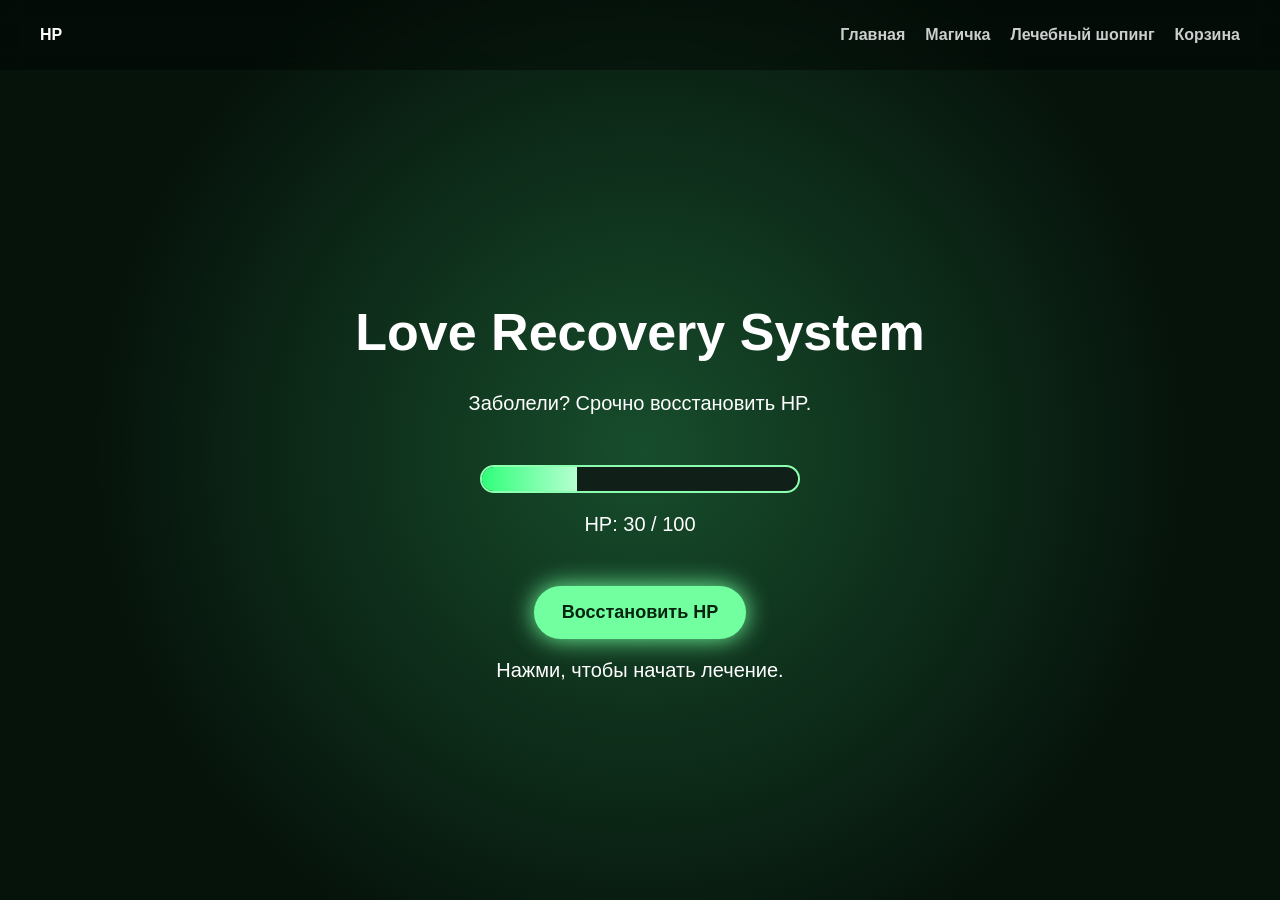
<file: index.html>
<!DOCTYPE html>
<html lang="ru">
<head>
  <meta charset="UTF-8">
  <meta name="viewport" content="width=device-width, initial-scale=1.0">
  <title>HP Recovery</title>
  <link rel="stylesheet" href="style.css">
</head>
<body class="home-page">

<header>
  <a href="index.html">HP</a>
  <nav>
    <a href="index.html">Главная</a>
    <a href="jujutsu.html">Магичка</a>
    <a href="shop.html">Лечебный шопинг</a>
    <a href="cart.html">Корзина</a>
  </nav>
</header>

<main class="center">
  <h1>Love Recovery System</h1>
  <p>Заболели? Срочно восстановить HP.</p>

  <div class="hp-box">
    <div class="hp-bar">
      <div id="hpFill"></div>
    </div>
    <p id="hpText">HP: 30 / 100</p>
  </div>

  <button class="heal-btn" onclick="healHP(event)">
    Восстановить HP
  </button>

  <p id="healMessage">Нажми, чтобы начать лечение.</p>
</main>

<script src="script.js"></script>
</body>
</html>
</file>
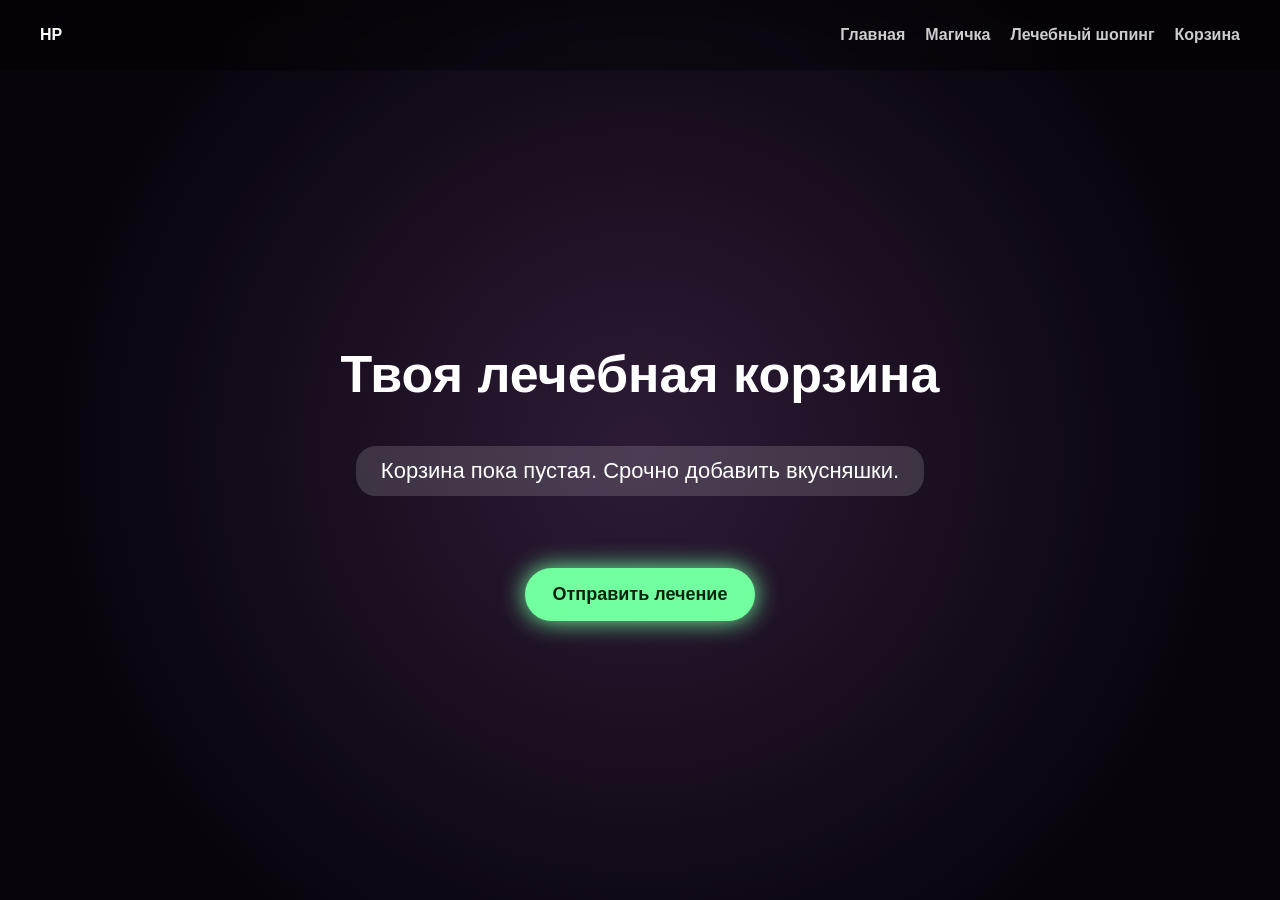
<file: cart.html>
<!DOCTYPE html>
<html lang="ru">
<head>
  <meta charset="UTF-8">
  <meta name="viewport" content="width=device-width, initial-scale=1.0">
  <title>Корзина лечения</title>
  <link rel="stylesheet" href="style.css">
</head>
<body class="cart-page">

<header>
  <a href="index.html">HP</a>
  <nav>
    <a href="index.html">Главная</a>
    <a href="jujutsu.html">Магичка</a>
    <a href="shop.html">Лечебный шопинг</a>
    <a href="cart.html">Корзина</a>
  </nav>
</header>

<main class="center">
  <h1>Твоя лечебная корзина</h1>

  <ul id="cartList"></ul>

  <h2 id="totalPrice"></h2>

  <button class="heal-btn" onclick="sendOrder()">
    Отправить лечение
  </button>

  <p id="orderText"></p>
</main>

<script src="script.js"></script>
</body>
</html>
</file>
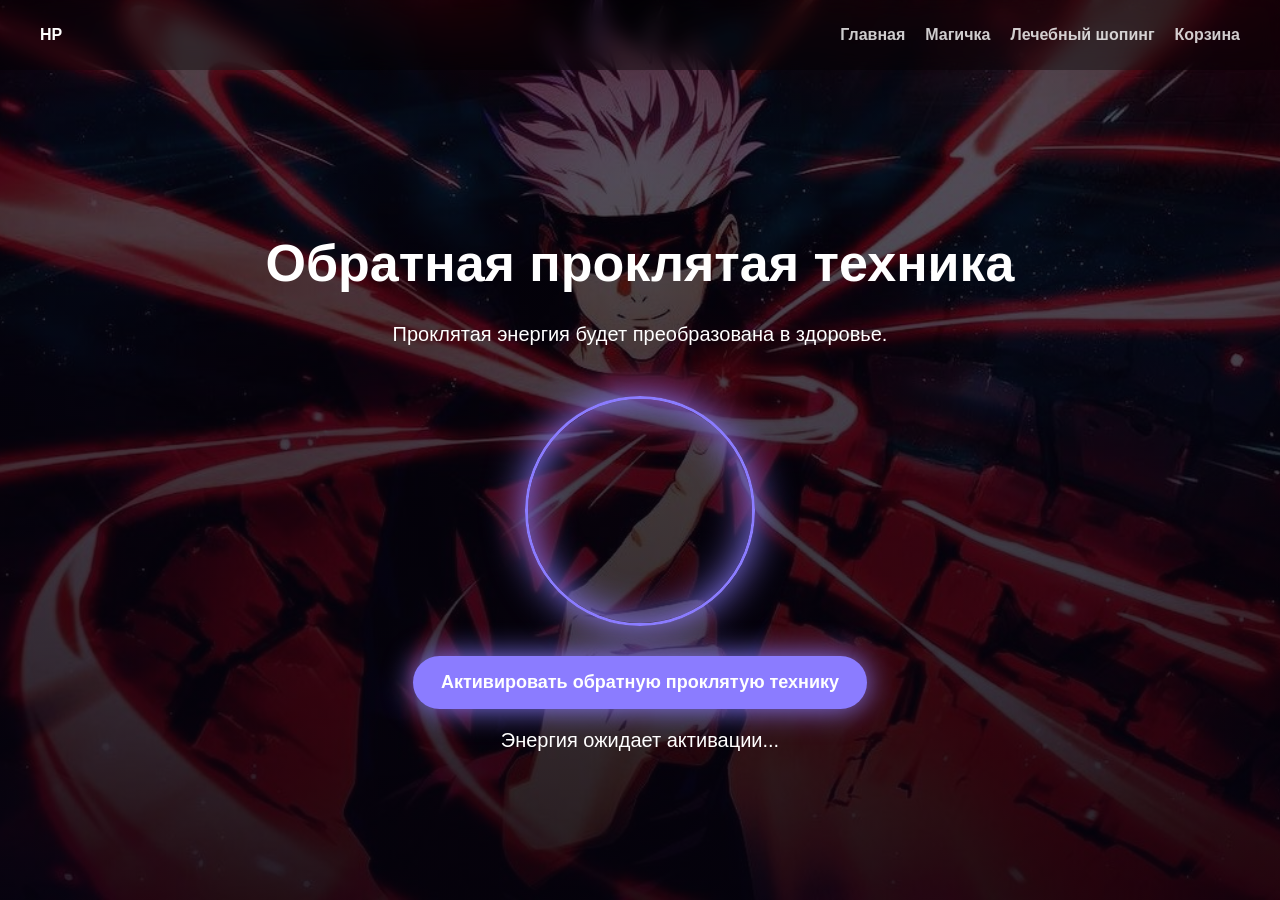
<file: jujutsu.html>
<!DOCTYPE html>
<html lang="ru">
<head>
  <meta charset="UTF-8">
  <meta name="viewport" content="width=device-width, initial-scale=1.0">
  <title>Обратная техника</title>
  <link rel="stylesheet" href="style.css">
</head>
<body class="jujutsu-page">

<header>
  <a href="index.html">HP</a>
  <nav>
    <a href="index.html">Главная</a>
    <a href="jujutsu.html">Магичка</a>
    <a href="shop.html">Лечебный шопинг</a>
    <a href="cart.html">Корзина</a>
  </nav>
</header>

<main class="center">
    <h1>Обратная проклятая техника</h1>
    <p>Проклятая энергия будет преобразована в здоровье.</p>

    <div class="magic-circle"></div>

    <button id="magicButton" class="magic-btn" onclick="magicHeal(event)">
    Активировать обратную проклятую технику
    </button>

    <p id="magicText">Энергия ожидает активации...</p>
</main>

<script src="script.js"></script>
</body>
</html>
</file>
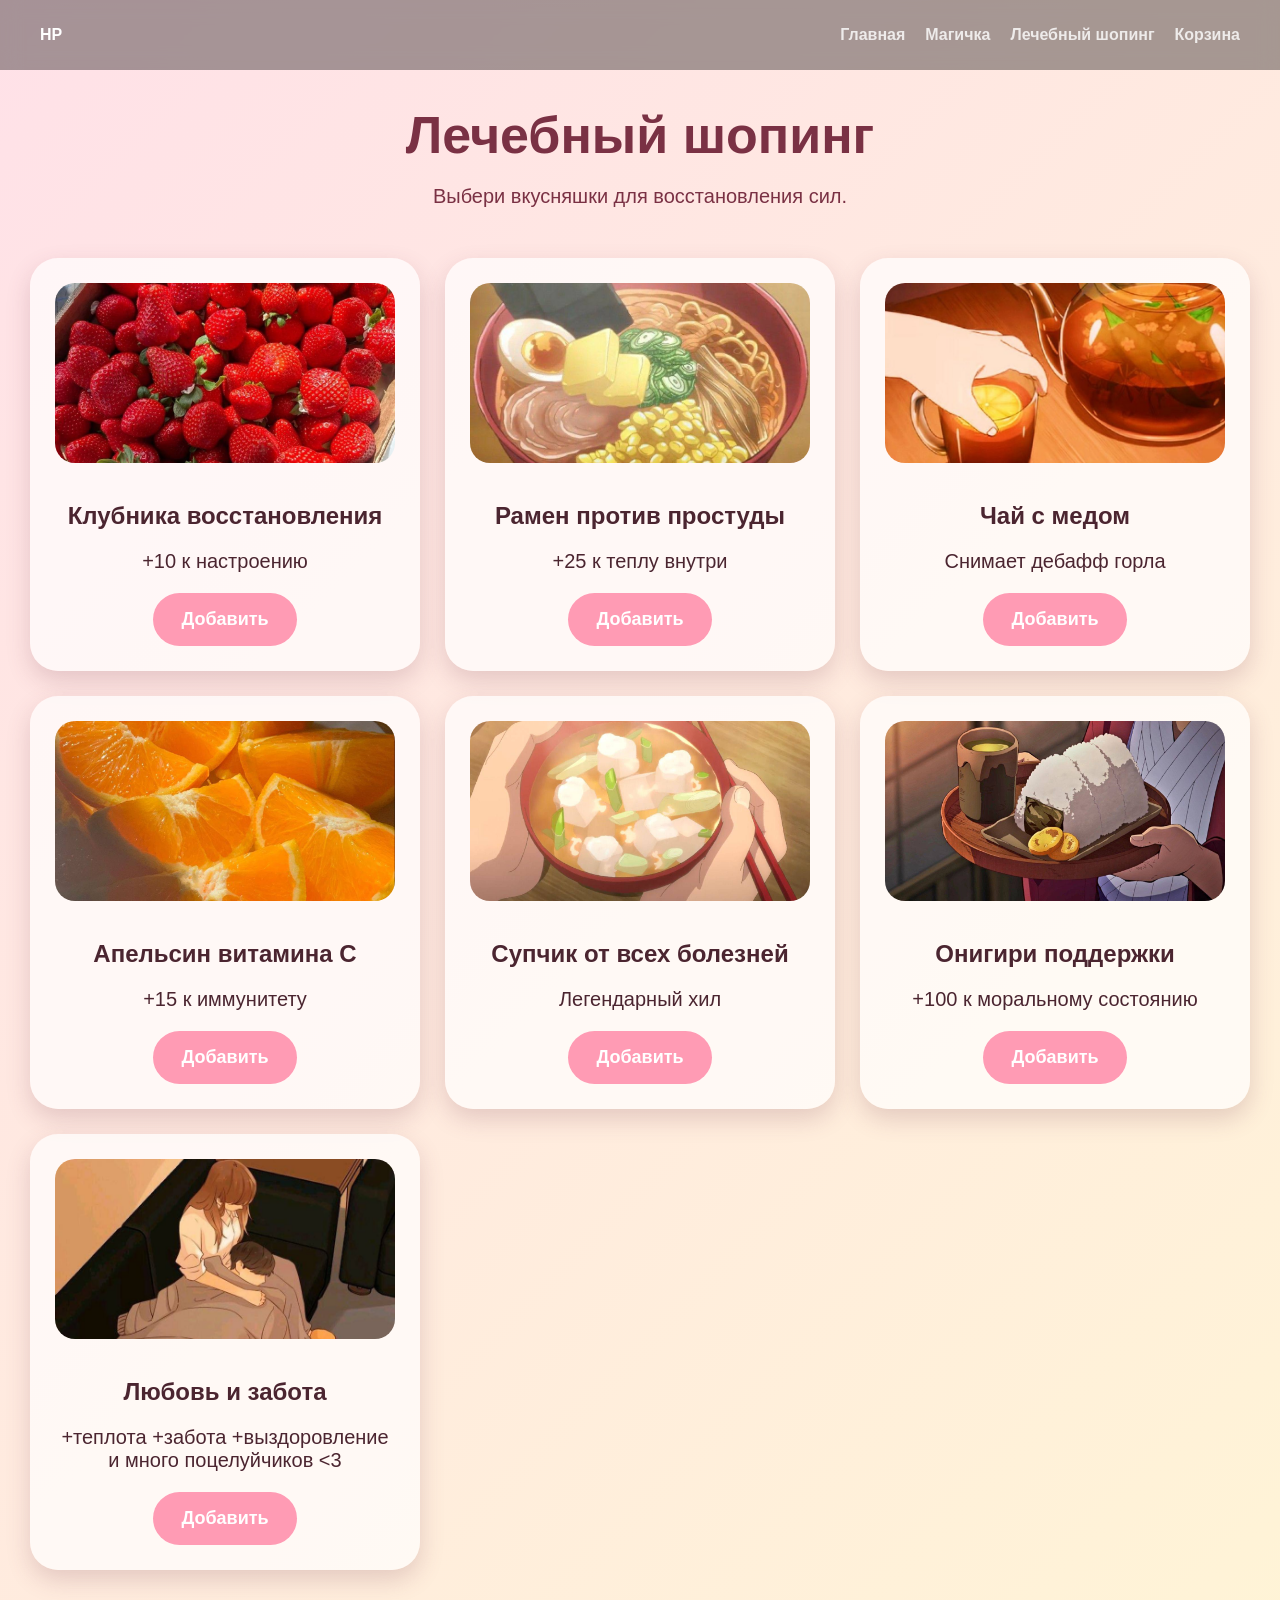
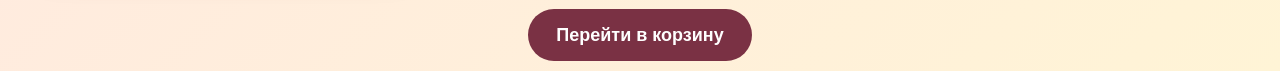
<file: shop.html>
<!DOCTYPE html>
<html lang="ru">
<head>
  <meta charset="UTF-8">
  <meta name="viewport" content="width=device-width, initial-scale=1.0">
  <title>Лечебный шопинг</title>
  <link rel="stylesheet" href="style.css">
</head>
<body class="shop-page">

<header>
  <a href="index.html">HP</a>
  <nav>
    <a href="index.html">Главная</a>
    <a href="jujutsu.html">Магичка</a>
    <a href="shop.html">Лечебный шопинг</a>
    <a href="cart.html">Корзина</a>
  </nav>
</header>

<main>
  <h1 class="page-title">Лечебный шопинг</h1>
  <p class="subtitle">Выбери вкусняшки для восстановления сил.</p>

  <section class="products">
  <div class="card">
    <img src="images/strawberry.jpg">
    <h2>Клубника восстановления</h2>
    <p>+10 к настроению</p>
    <button onclick="addToCart('Клубника восстановления')">Добавить</button>
  </div>

  <div class="card">
    <img src="images/ramen.jpg">
    <h2>Рамен против простуды</h2>
    <p>+25 к теплу внутри</p>
    <button onclick="addToCart('Рамен против простуды')">Добавить</button>
  </div>

  <div class="card">
    <img src="images/tea.jpg">
    <h2>Чай с медом</h2>
    <p>Снимает дебафф горла</p>
    <button onclick="addToCart('Чай с медом')">Добавить</button>
  </div>

  <div class="card">
    <img src="images/orange.jpg">
    <h2>Апельсин витамина C</h2>
    <p>+15 к иммунитету</p>
    <button onclick="addToCart('Апельсин витамина C')">Добавить</button>
  </div>

  <div class="card">
    <img src="images/soup.jpg">
    <h2>Супчик от всех болезней</h2>
    <p>Легендарный хил</p>
    <button onclick="addToCart('Супчик от всех болезней')">Добавить</button>
  </div>

  <div class="card">
    <img src="images/onigiri.jpg">
    <h2>Онигири поддержки</h2>
    <p>+100 к моральному состоянию</p>
    <button onclick="addToCart('Печенька поддержки')">Добавить</button>
  </div>

   <div class="card">
    <img src="images/zabota.jpg">
    <h2>Любовь и забота</h2>
    <p>+теплота +забота +выздоровление и много поцелуйчиков <3 </p>
    <button onclick="addToCart('Печенька поддержки')">Добавить</button>
  </div>
</section>

  <div class="cart-link">
    <a href="cart.html">Перейти в корзину</a>
  </div>
</main>

<script src="script.js"></script>
</body>
</html>
</file>
<file: style.css>
* {
  box-sizing: border-box;
}
html {
  width: 100%;
  min-height: 100%;
}

body {
  margin: 0;
  font-family: Arial, sans-serif;
  color: white;
  width: 100%;
  min-height: 100%;
}

header {
  height: 70px;
  padding: 0 40px;
  display: flex;
  justify-content: space-between;
  align-items: center;
  background: rgba(0, 0, 0, 0.35);
  backdrop-filter: blur(10px);
}

header a {
  color: white;
  text-decoration: none;
  font-weight: bold;
}

nav {
  display: flex;
  gap: 20px;
}

nav a {
  opacity: 0.8;
}

nav a:hover {
  opacity: 1;
  color: #8dffb1;
}

.center {
  min-height: calc(100vh - 70px);
  width: 100%;
  padding: 40px 20px;
  display: flex;
  flex-direction: column;
  justify-content: center;
  align-items: center;
  text-align: center;
}

.home-page {
  background: radial-gradient(circle at center, #174d2c, #06130b 70%);
}

.jujutsu-page {
  background:
    linear-gradient(rgba(5, 2, 13, 0.65), rgba(5, 2, 13, 0.85)),
    url("gojo.jpg");
  background-size: cover;
  background-position: center;
  background-attachment: fixed;
}

.shop-page {
  background: linear-gradient(135deg, #ffe1e8, #fff4d6);
  color: #4b2530;
}

.cart-page {
  background: radial-gradient(circle at center, #2d1b36, #08040c 75%);
}

h1 {
  font-size: 52px;
  margin-bottom: 10px;
}

p {
  font-size: 20px;
}

.hp-box {
  width: 320px;
  margin: 30px 0;
}

.hp-bar {
  width: 100%;
  height: 28px;
  border: 2px solid #8dffb1;
  border-radius: 30px;
  overflow: hidden;
  background: #102018;
}

#hpFill {
  width: 30%;
  height: 100%;
  background: linear-gradient(90deg, #30ff7a, #b5ffd0);
  transition: 0.4s;
}

.heal-btn,
.magic-btn,
.card button,
.cart-link a {
  border: none;
  padding: 16px 28px;
  border-radius: 999px;
  font-size: 18px;
  font-weight: bold;
  cursor: pointer;
  text-decoration: none;
}

.heal-btn {
  background: #72ff9f;
  color: #06240f;
  box-shadow: 0 0 25px #72ff9f;
}

.magic-btn {
  background: #8b7cff;
  color: white;
  box-shadow: 0 0 30px #8b7cff;
}

.magic-circle {
  width: 230px;
  height: 230px;
  border: 3px solid #8b7cff;
  border-radius: 50%;
  margin: 30px;
  box-shadow: 0 0 40px #8b7cff, inset 0 0 40px #8b7cff;
  animation: rotate 6s linear infinite;
}

.page-title {
  text-align: center;
  color: #7a3144;
}

.subtitle {
  text-align: center;
  color: #7a3144;
}

.products {
  padding: 30px;
  display: grid;
  grid-template-columns: repeat(3, 1fr);
  gap: 25px;
}

.card {
  background: rgba(255, 255, 255, 0.7);
  padding: 25px;
  border-radius: 28px;
  text-align: center;
  box-shadow: 0 10px 25px rgba(120, 60, 80, 0.2);
}

.card button {
  background: #ff9bb4;
  color: white;
}

.cart-link {
  text-align: center;
  margin: 25px;
}

.cart-link a {
  background: #7a3144;
  color: white;
}

#cartList {
  list-style: none;
  padding: 0;
  font-size: 22px;
}

#cartList li {
  background: rgba(255, 255, 255, 0.15);
  padding: 12px 25px;
  margin: 10px;
  border-radius: 20px;
}

.particle {
  position: fixed;
  pointer-events: none;
  font-weight: bold;
  animation: fly 1s ease-out forwards;
}

@keyframes fly {
  0% {
    opacity: 1;
    transform: translate(0, 0) scale(1);
  }
  100% {
    opacity: 0;
    transform: translate(var(--x), var(--y)) scale(1.4);
  }
}

@keyframes rotate {
  from {
    transform: rotate(0deg);
  }

  to {
    transform: rotate(360deg);
  }
}

.heal-btn,
.magic-btn,
.card button,
.cart-link a {
  transition: 0.2s;
}

.heal-btn:active,
.magic-btn:active,
.card button:active,
.cart-link a:active {
  transform: scale(0.96);
}

@media (max-width: 768px) {
  body {
    min-height: 100vh;
    overflow-x: hidden;
  }

  header {
    min-height: auto;
    padding: 18px 16px;
    flex-direction: column;
    gap: 16px;
  }

  header > a {
    font-size: 26px;
  }

  nav {
    width: 100%;
    display: grid;
    grid-template-columns: 1fr 1fr;
    gap: 12px;
  }

  nav a {
    font-size: 16px;
    padding: 12px 10px;
    border-radius: 18px;
    text-align: center;
    background: rgba(255, 255, 255, 0.12);
  }

  .center {
  min-height: calc(100vh - 140px);
  width: 100%;
  padding: 60px 22px;
  }

  h1 {
    font-size: clamp(38px, 11vw, 54px);
    line-height: 1.05;
    margin-bottom: 18px;
  }

  p {
    font-size: 21px;
    line-height: 1.45;
    max-width: 360px;
  }

  .hp-box {
    width: 100%;
    max-width: 380px;
    margin: 34px 0;
  }

  .hp-bar {
    height: 36px;
  }

  #hpText {
    font-size: 22px;
  }

  .heal-btn,
  .magic-btn,
  .card button,
  .cart-link a {
    width: 100%;
    max-width: 380px;
    min-height: 64px;
    font-size: 21px;
    padding: 18px 24px;
  }

  .magic-circle {
    width: 250px;
    height: 250px;
    margin: 34px 0;
  }

  .products {
    grid-template-columns: 1fr;
    padding: 22px 16px 40px;
    gap: 18px;
  }

  .card {
    padding: 28px 22px;
    border-radius: 30px;
  }

  .card h2 {
    font-size: 25px;
  }

  .card p {
    font-size: 19px;
    max-width: none;
  }

  .page-title {
    font-size: clamp(38px, 11vw, 54px);
    line-height: 1.05;
    padding: 28px 16px 0;
  }

  .subtitle {
    font-size: 21px;
    padding: 0 18px;
  }

  .cart-link {
    padding: 0 16px 40px;
  }

  #cartList {
    width: 100%;
    max-width: 390px;
    font-size: 21px;
  }

  #cartList li {
    margin: 12px 0;
    padding: 16px 20px;
  }

  h2 {
    font-size: 26px;
    padding: 0 18px;
  }
}
@media (max-width: 768px) {
  header {
    width: 100%;
    padding: 18px;
  }

  header > a {
    font-size: 28px;
  }

  nav a {
    font-size: 18px;
    padding: 14px 12px;
  }

  h1 {
    font-size: 42px;
  }

  p {
    font-size: 22px;
  }

  .heal-btn,
  .magic-btn {
    font-size: 22px;
    min-height: 68px;
  }
}

.card img {
  width: 100%;
  height: 180px;
  object-fit: cover;
  border-radius: 20px;
  margin-bottom: 15px;
}

@media (max-width: 768px) {
  .card img {
    height: 220px;
  }
}

.card {
  transition: 0.3s;
}

.card:hover {
  transform: translateY(-6px) scale(1.02);
}
</file>
